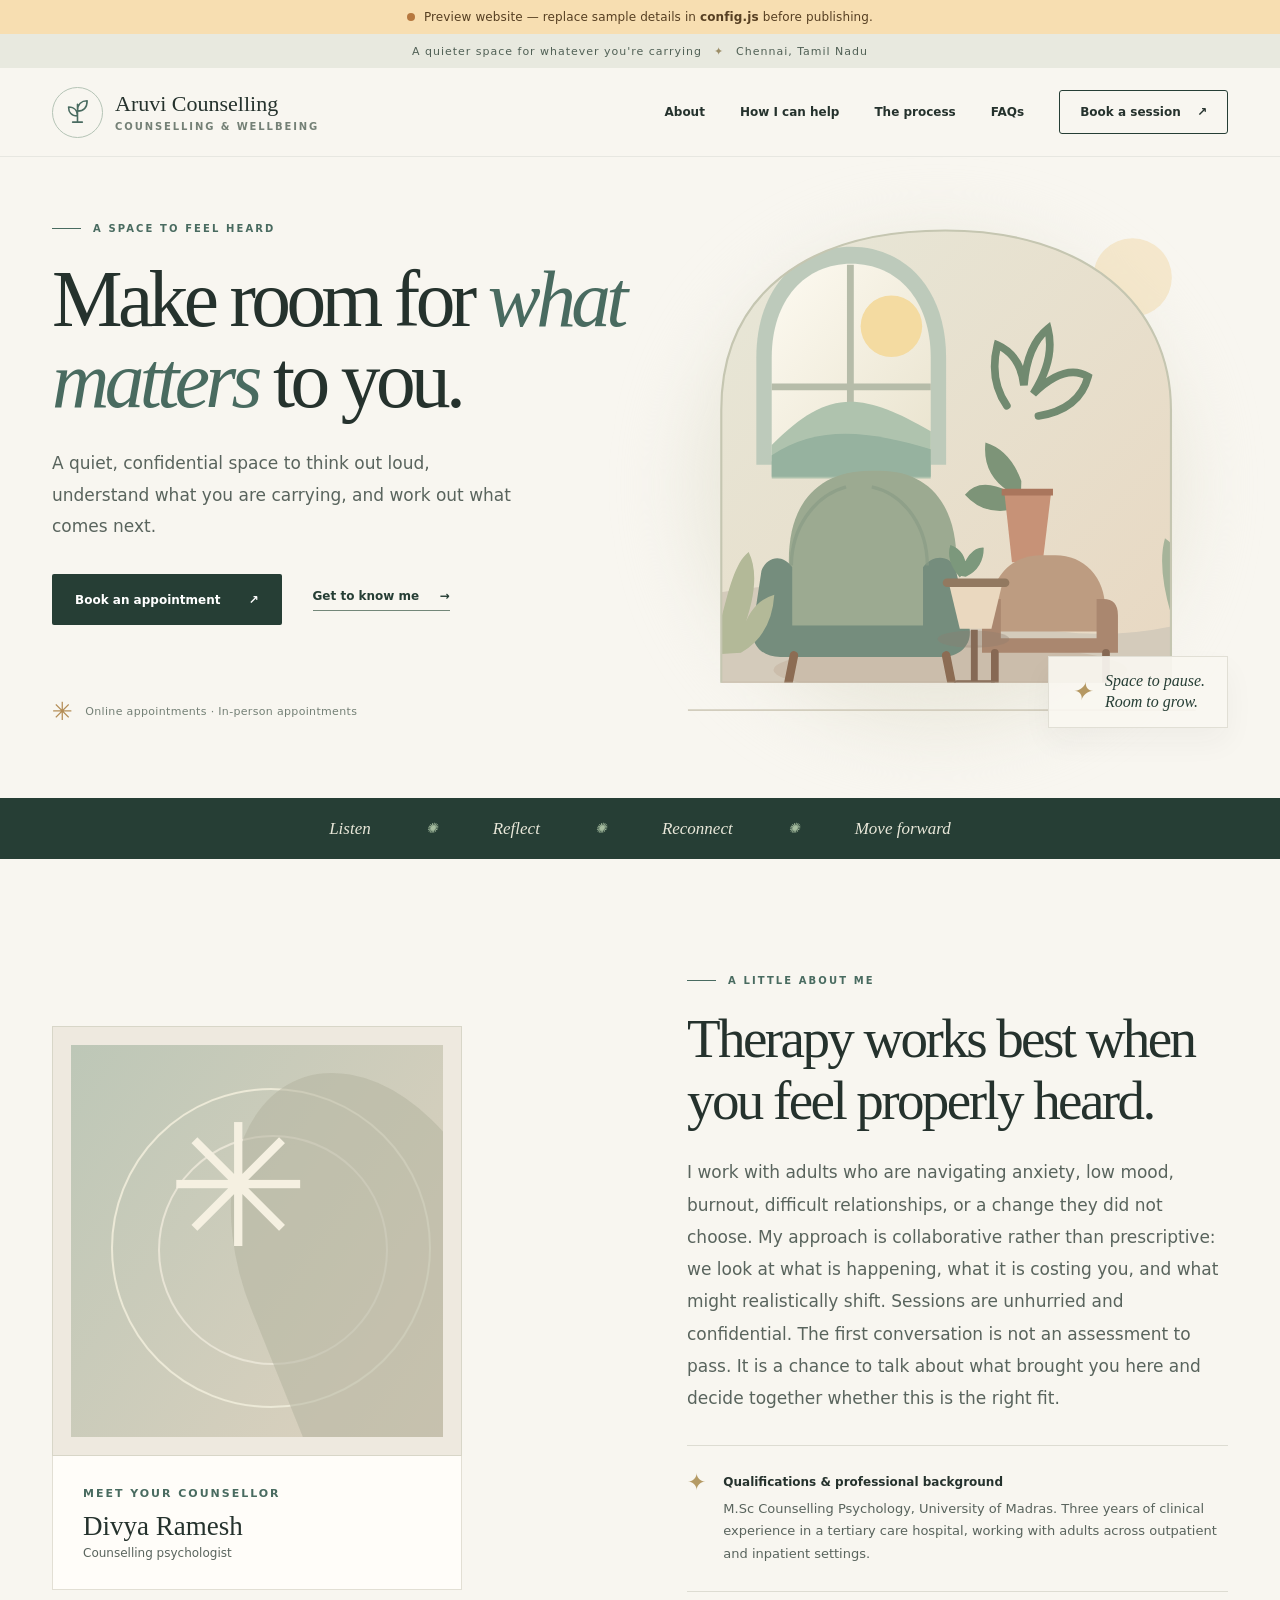
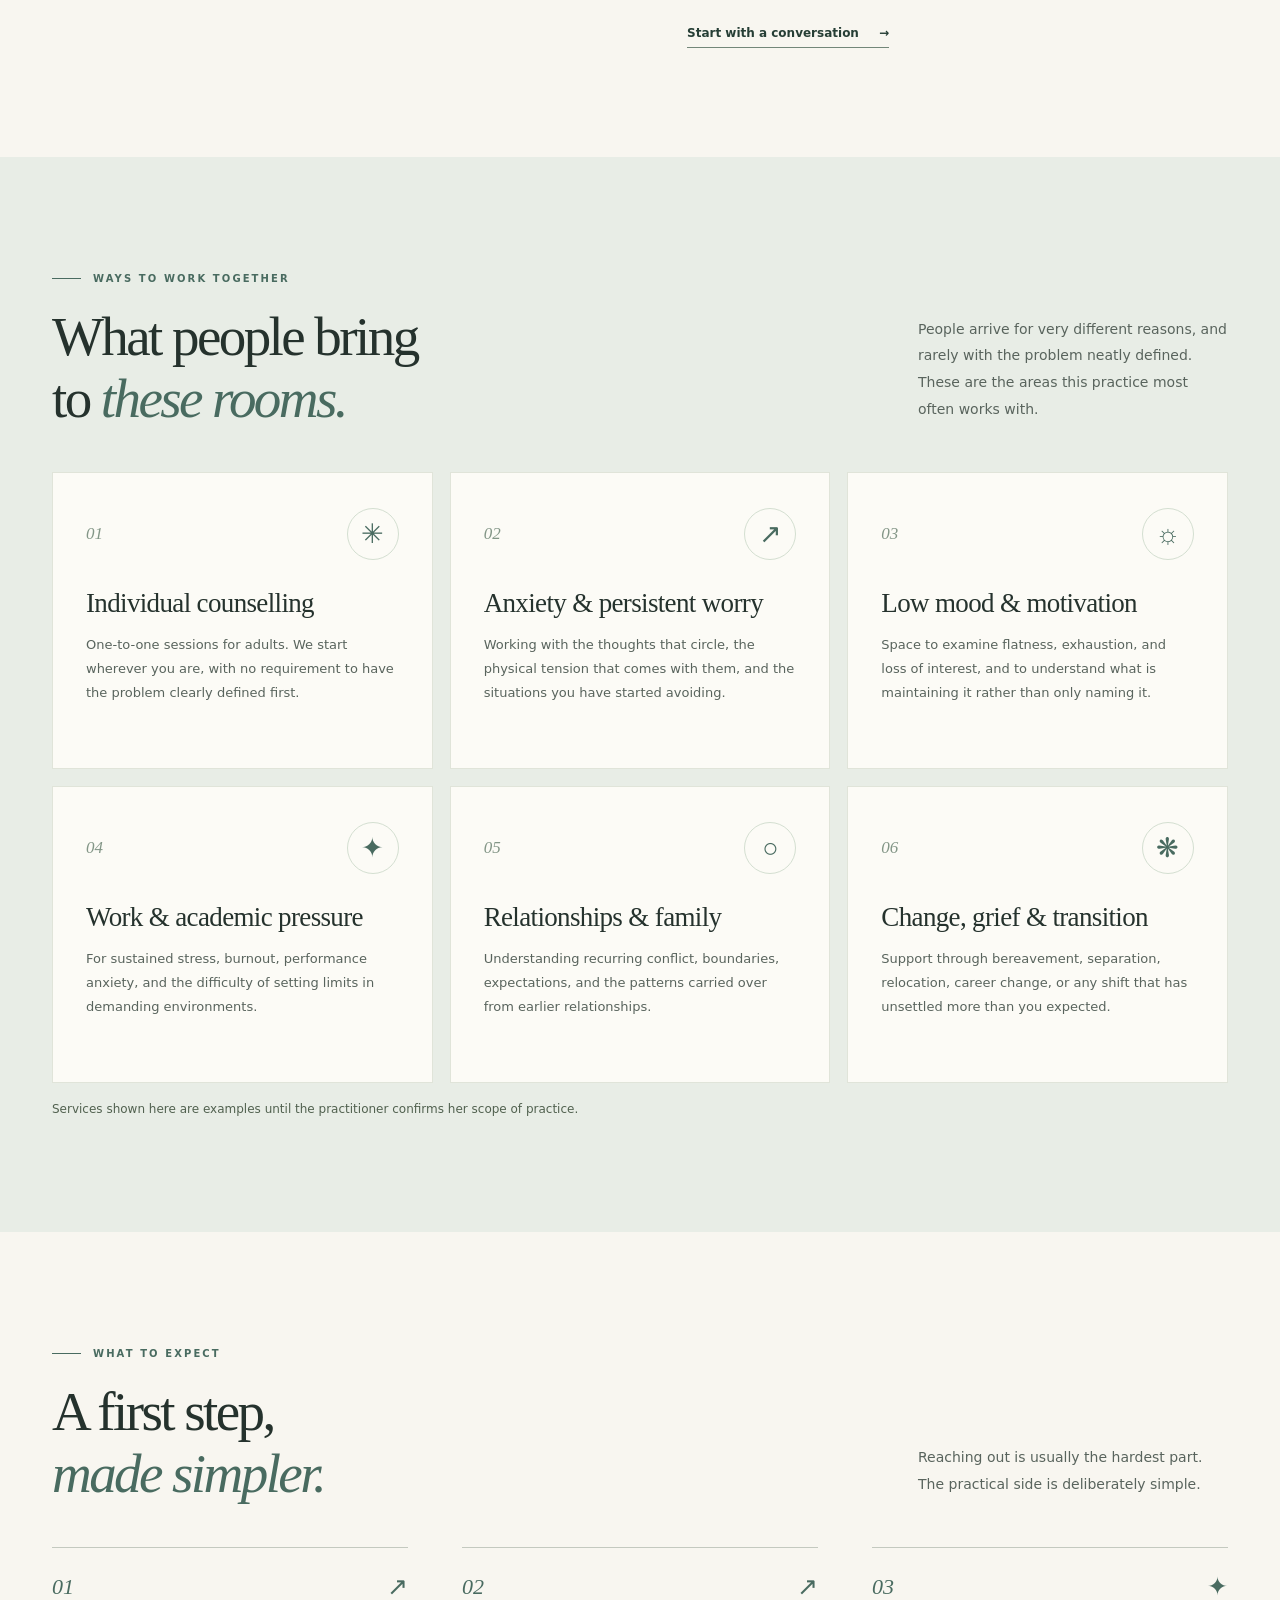
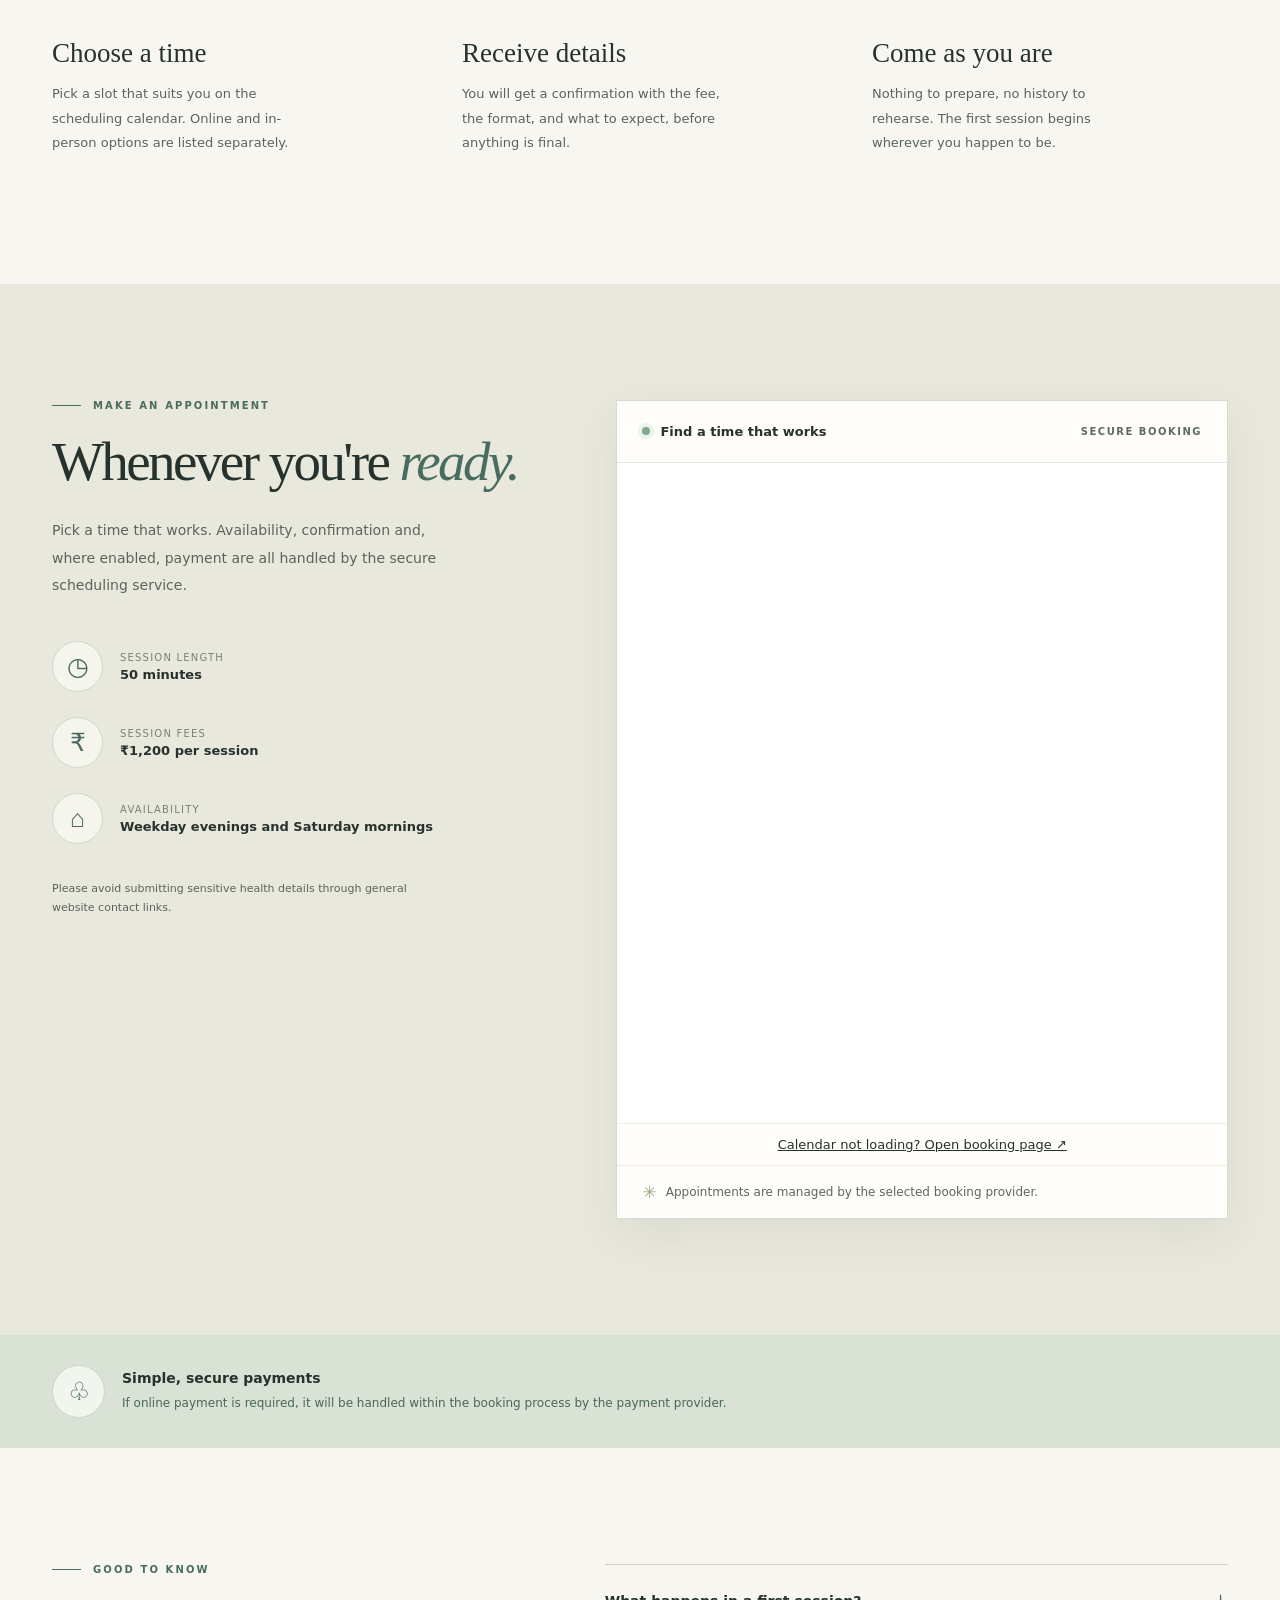
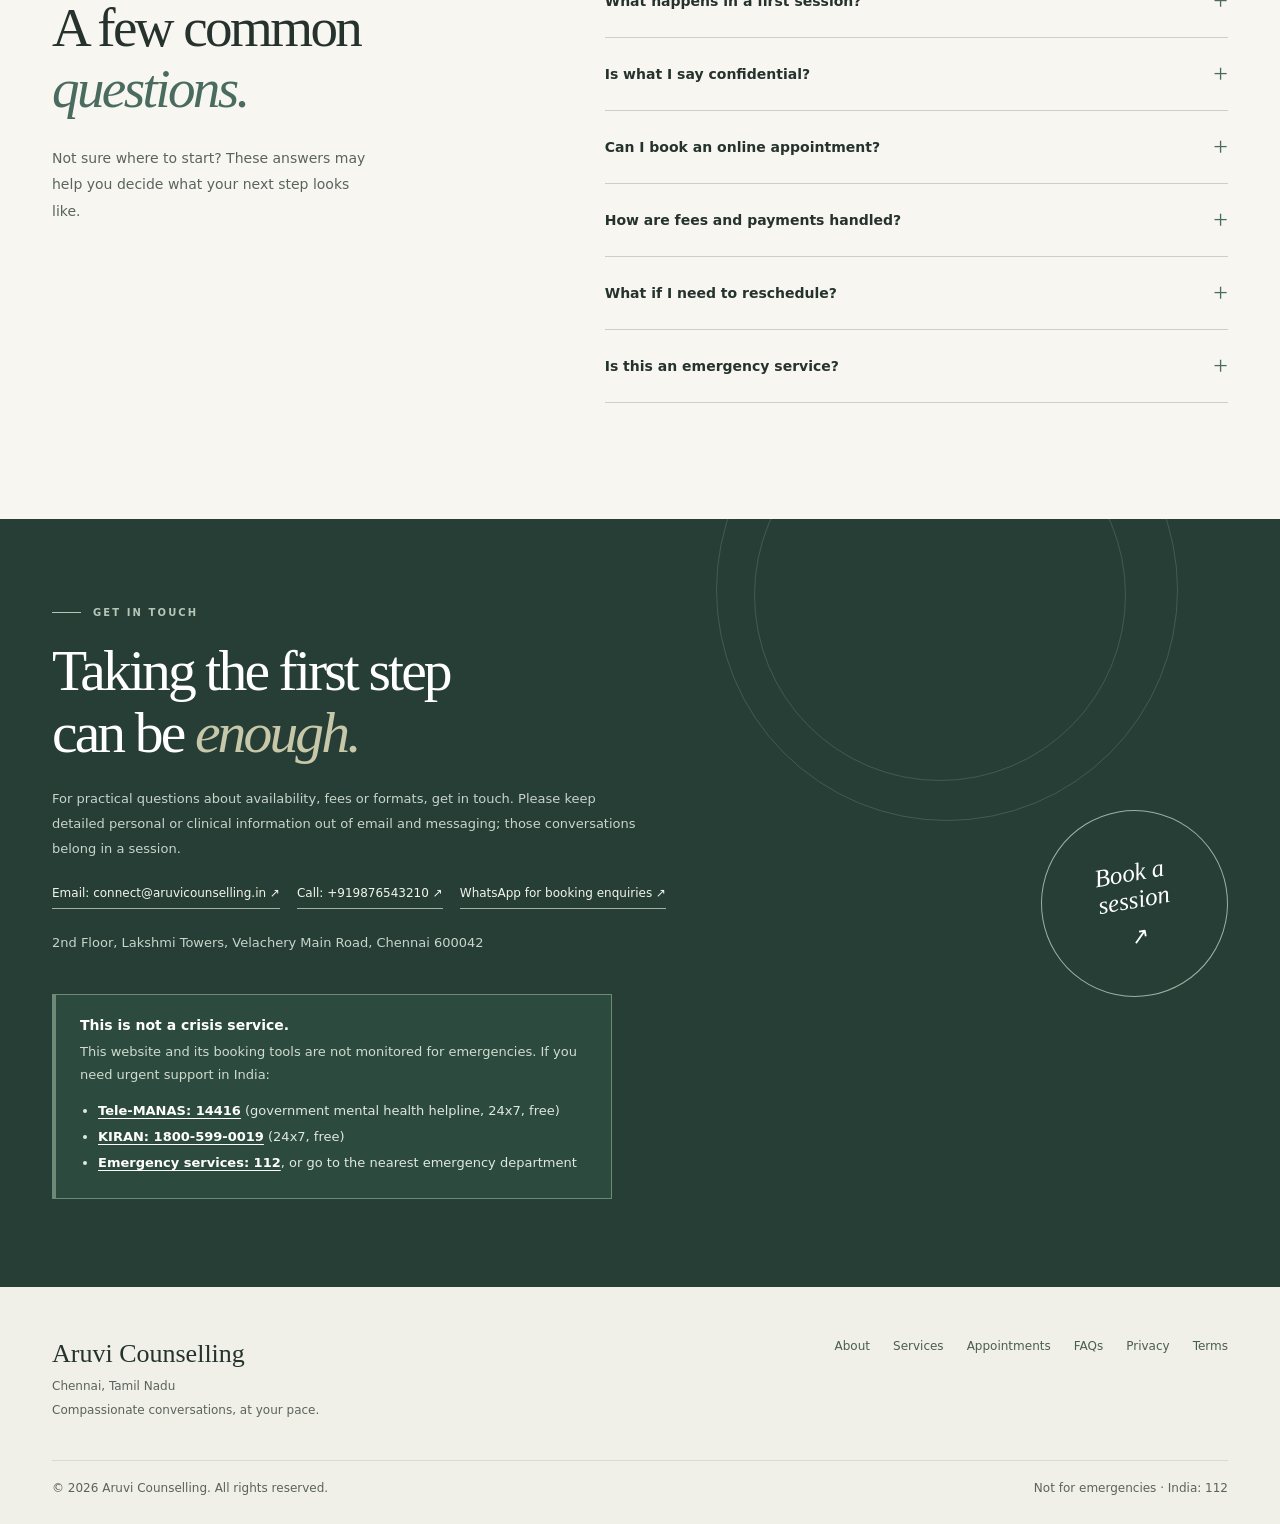
<file: index.html>
<!doctype html>
<html lang="en-IN">
<head>
  <meta charset="utf-8">
  <meta name="viewport" content="width=device-width, initial-scale=1">
  <meta name="theme-color" content="#f8f6f0">
  <meta name="description" content="A welcoming private counselling practice in Chennai. Learn about the practitioner, explore services and book an appointment.">
  <meta name="referrer" content="strict-origin-when-cross-origin">
  <!-- Content Security Policy. GitHub Pages cannot send real security headers, so this
       meta tag is the only way to get one. If you use booking.mode = "snippet" and the
       provider's script is blocked, add that provider's domain to script-src below. -->
  <meta http-equiv="Content-Security-Policy" content="default-src 'self'; script-src 'self'; style-src 'self' 'unsafe-inline'; img-src 'self' data:; font-src 'self'; frame-src https:; form-action 'self'; base-uri 'self'; object-src 'none'">
  <title>Counselling Practice | Chennai</title>

  <!-- ============================================================
       EDIT THESE BY HAND BEFORE LAUNCH.
       Link previews on WhatsApp, LinkedIn and Facebook are generated
       WITHOUT running JavaScript, so config.js cannot fill these in.
       Replace the practice name, the description and the URL.
       ============================================================ -->
  <link rel="canonical" href="https://YOUR-USERNAME.github.io/counselling-website/">
  <meta property="og:type" content="website">
  <meta property="og:site_name" content="Your Practice Name">
  <meta property="og:title" content="Your Practice Name | Counselling in Chennai">
  <meta property="og:description" content="A thoughtful space to talk, reflect, and find a way forward. Book a counselling appointment in Chennai.">
  <meta property="og:url" content="https://YOUR-USERNAME.github.io/counselling-website/">
  <meta property="og:locale" content="en_IN">
  <meta name="twitter:card" content="summary">
  <meta name="twitter:title" content="Your Practice Name | Counselling in Chennai">
  <meta name="twitter:description" content="A thoughtful space to talk, reflect, and find a way forward. Book a counselling appointment in Chennai.">
  <meta name="robots" content="noindex, nofollow"><link rel="icon" type="image/svg+xml" href="favicon.svg">
  <link rel="stylesheet" href="styles.css">
  <script defer src="config.js"></script>
  <script defer src="site.js"></script>
</head>
<body>
  <a class="skip-link" href="#main">Skip to content</a>
  <div class="demo-banner" id="demo-banner" hidden>
    <span class="demo-dot"></span> Preview website — replace sample details in <strong>config.js</strong> before publishing.
  </div>
  <div class="top-note"><span class="top-note-inner">A quieter space for whatever you're carrying <span aria-hidden="true">✦</span> <span data-text="location">Chennai, Tamil Nadu</span></span></div>
  <header class="site-header" id="top">
    <div class="container nav-row">
      <a class="brand" href="#top" aria-label="Go to homepage">
        <span class="brand-mark" aria-hidden="true">
          <svg width="33" height="33" viewBox="0 0 48 48" fill="none"><path d="M24 38V12M24 29C14 29 11 22 11 16c9 0 13 6 13 13ZM24 22c0-10 6-15 14-15 0 10-5 15-14 15Z" stroke="currentColor" stroke-width="2.3" stroke-linejoin="round" stroke-linecap="round"/><path d="M17 38h14" stroke="currentColor" stroke-width="2.3" stroke-linecap="round"/></svg>
        </span>
        <span class="brand-type"><strong data-text="practiceName">Your Practice Name</strong><small>COUNSELLING & WELLBEING</small></span>
      </a>
      <button type="button" class="menu-toggle" id="menu-toggle" aria-expanded="false" aria-controls="nav-links" aria-label="Open navigation"><span></span><span></span><span></span></button>
      <nav class="nav-links" id="nav-links" aria-label="Main navigation">
        <a href="#about">About</a><a href="#support">How I can help</a><a href="#approach">The process</a><a href="#questions">FAQs</a>
        <a class="nav-book" href="#book">Book a session <span aria-hidden="true">↗</span></a>
      </nav>
    </div>
  </header>
  <main id="main">
    <section class="hero" aria-labelledby="hero-heading">
      <div class="container hero-grid">
        <div class="hero-copy">
          <div class="eyebrow"><span class="eyebrow-line"></span> A SPACE TO FEEL HEARD</div>
          <h1 id="hero-heading">Make room for <em>what matters</em> to you.</h1>
          <p class="hero-lede" data-text="shortIntro">A thoughtful space to talk, reflect, and find a way forward — at your own pace.</p>
          <div class="hero-cta"><a class="button button-primary" href="#book">Book an appointment <span aria-hidden="true">↗</span></a><a class="text-link" href="#about">Get to know me <span aria-hidden="true">→</span></a></div>
          <div class="hero-foot"><span class="tiny-star" aria-hidden="true">✳</span><span id="modes-text">Appointment options shared when booking</span></div>
        </div>
        <div class="hero-art" aria-label="Illustration of a peaceful sitting room with chairs and plants" role="img">
          <svg class="room-illustration" viewBox="0 0 660 690" xmlns="http://www.w3.org/2000/svg" aria-hidden="true">
            <defs><clipPath id="arch"><path d="M67 574V255C67 122 164 45 329 45s264 87 264 210v319H67Z"/></clipPath><linearGradient id="wall" x1="0" y1="0" x2="1" y2="1"><stop stop-color="#e7e7d8"/><stop offset="1" stop-color="#e8d8c2"/></linearGradient><linearGradient id="sunwash" x1="0" y1="0" x2="1" y2="1"><stop stop-color="#fdfaf1"/><stop offset="1" stop-color="#e9e3ce"/></linearGradient></defs>
            <circle cx="548" cy="100" r="46" fill="#f0d6a0" opacity=".45"/><path d="M67 574V255C67 122 164 45 329 45s264 87 264 210v319H67Z" fill="url(#wall)"/>
            <g clip-path="url(#arch)">
              <path d="M-10 485Q195 430 361 490T690 476v230H-10Z" fill="#d4cbbb"/>
              <path d="M108 319V194c0-83 50-130 111-130s111 47 111 130v125H108Z" fill="#b9c8b8" opacity=".9"/>
              <path d="M126 315V194c0-68 39-110 93-110s93 42 93 110v121H126Z" fill="url(#sunwash)"/>
              <path d="M218 85v230M126 228h186" stroke="#b6bca9" stroke-width="8"/>
              <circle cx="266" cy="157" r="36" fill="#f4dba1"/>
              <path d="M126 296c63-63 101-66 186-16v55H126Z" fill="#afc3ae"/><path d="M126 308c54-37 118-28 186-7v32H126Z" fill="#96b29f"/>
              <path d="M401 250q-21-30-11-71q27 12 31 47q4-47 28-66q9 35-17 76q37-36 64-20q-10 38-58 46" fill="none" stroke="#718a70" stroke-width="9" stroke-linecap="round"/>
              <path d="M418 338q-13-36-42-45q-4 37 27 57q-34-17-51 4q25 28 65 15" fill="#7d9478"/>
              <path d="M398 350h55l-10 83h-36Z" fill="#c79277"/><path d="M395 351h60" stroke="#aa765d" stroke-width="8"/>
              <ellipse cx="335" cy="559" rx="207" ry="29" fill="#bba994" opacity=".40"/>
              <path d="M146 431c0-67 34-105 96-105h10c58 0 90 40 90 105v79H146Z" fill="#9caa91"/>
              <path d="M150 439c-12-17-30-12-36 4l-10 66c-3 20 10 35 32 35h188c25 0 39-17 32-40l-15-63c-6-16-26-18-38-2v68H150Z" fill="#758d7d"/>
              <path d="M149 437c0-42 25-81 64-92m95 92c0-44-25-83-65-92" fill="none" stroke="#899b86" stroke-width="4" opacity=".65"/>
              <path d="M152 542l-9 45m187-45 9 45" stroke="#8c6c53" stroke-width="10" stroke-linecap="round"/>
              <path d="M382 488c0-38 25-63 58-63h18c33 0 58 25 58 63v26H382Z" fill="#bd9c81"/><path d="M372 495q0-19 17-19h5v46h112v-46h8q17 0 17 19v44H372Z" fill="#aa876f"/><path d="M387 539v42m130-42v42" stroke="#876954" stroke-width="9" stroke-linecap="round"/>
              <ellipse cx="362" cy="523" rx="42" ry="10" fill="#8c7b6d" opacity=".35"/><path d="M334 461h61l-12 50h-37Z" fill="#ead8bf"/><path d="M331 457h68" stroke="#927960" stroke-width="10" stroke-linecap="round"/><path d="M363 512v61" stroke="#856a56" stroke-width="8"/><path d="M343 575h40" stroke="#856a56" stroke-width="8" stroke-linecap="round"/>
              <path d="M346 451q-17-20-11-38q18 6 19 29m-8 7q10-34 28-33q0 24-21 34" fill="#7c987c"/>
              <path d="M55 541c16-47 22-103 44-120q16 32-7 92q10-34 37-42q-3 47-39 68" fill="#b3b998"/>
              <path d="M600 516q-25-73-14-111q28 20 31 72q0-50 30-70q9 52-33 106" fill="#a6b49a"/>
              <path d="M57 575h544" stroke="#b6a897" stroke-width="4" opacity=".6"/>
            </g>
            <path d="M67 574V255C67 122 164 45 329 45s264 87 264 210v319" fill="none" stroke="#c5c6b1" stroke-width="2.5"/>
            <path d="M28 606h594" stroke="#d2cdbd" stroke-width="2"/>
          </svg>
          <div class="art-label"><span class="art-label-icon">✦</span><span>Space to pause.<br>Room to grow.</span></div>
        </div>
      </div>
    </section>
    <div class="micro-strip"><div class="container micro-inner"><span>Listen</span><span class="divider-dot">✺</span><span>Reflect</span><span class="divider-dot">✺</span><span>Reconnect</span><span class="divider-dot">✺</span><span>Move forward</span></div></div>

    <section id="about" class="section about-section" aria-labelledby="about-heading">
      <div class="container about-grid">
        <div class="about-card">
          <div class="portrait-frame"><div class="portrait-illustration" aria-hidden="true"><span class="portrait-orbit orbit-a"></span><span class="portrait-orbit orbit-b"></span><span class="portrait-leaf">✳</span></div></div>
          <div class="portrait-caption"><span class="small-kicker">MEET YOUR COUNSELLOR</span><h3 data-text="practitionerName">Your Full Name</h3><p data-text="professionalTitle">Counselling professional</p></div>
        </div>
        <div class="about-copy"><div class="eyebrow"><span class="eyebrow-line"></span> A LITTLE ABOUT ME</div><h2 class="section-title" id="about-heading" data-text="aboutHeading">Support that begins with being heard.</h2><p class="large-copy" data-text="aboutText">Share the counsellor’s approach, qualifications and what the first session may feel like.</p><div class="qualification"><span aria-hidden="true">✦</span><div><strong>Qualifications & professional background</strong><p data-text="credentials">Add verified qualifications and professional registrations here.</p><p class="registration-line" id="registration-line" hidden></p></div></div><a class="text-link" href="#book">Start with a conversation <span aria-hidden="true">→</span></a></div>
      </div>
    </section>

    <section id="support" class="section support-section" aria-labelledby="support-heading">
      <div class="container"><div class="section-heading"><div><div class="eyebrow"><span class="eyebrow-line"></span> WAYS TO WORK TOGETHER</div><h2 class="section-title" id="support-heading">What people bring<br>to <em>these rooms.</em></h2></div><p>People arrive for very different reasons, and rarely with the problem neatly defined. These are the areas this practice most often works with.</p></div><div id="service-grid" class="service-grid"></div><p class="soft-disclaimer">Services shown here are examples until the practitioner confirms her scope of practice.</p></div>
    </section>

    <section id="approach" class="section process-section" aria-labelledby="process-heading">
      <div class="container"><div class="process-top"><div><div class="eyebrow"><span class="eyebrow-line"></span> WHAT TO EXPECT</div><h2 class="section-title" id="process-heading">A first step,<br><em>made simpler.</em></h2></div><p>Reaching out is usually the hardest part. The practical side is deliberately simple.</p></div><div class="steps-grid"><div class="step"><div class="step-icon" aria-hidden="true">01 <span>↗</span></div><h3>Choose a time</h3><p>Pick a slot that suits you on the scheduling calendar. Online and in-person options are listed separately.</p></div><div class="step"><div class="step-icon" aria-hidden="true">02 <span>↗</span></div><h3>Receive details</h3><p>You will get a confirmation with the fee, the format, and what to expect, before anything is final.</p></div><div class="step"><div class="step-icon" aria-hidden="true">03 <span>✦</span></div><h3>Come as you are</h3><p>Nothing to prepare, no history to rehearse. The first session begins wherever you happen to be.</p></div></div></div>
    </section>

    <section id="book" class="section booking-section" aria-labelledby="booking-heading">
      <div class="container booking-layout"><div class="booking-aside"><div class="eyebrow"><span class="eyebrow-line"></span> MAKE AN APPOINTMENT</div><h2 class="section-title" id="booking-heading">Whenever you're <em>ready.</em></h2><p>Pick a time that works. Availability, confirmation and, where enabled, payment are all handled by the secure scheduling service.</p><div class="booking-facts"><div><span class="fact-icon" aria-hidden="true">◷</span><span><small>Session length</small><strong data-text="sessionDuration">Shared at booking</strong></span></div><div><span class="fact-icon" aria-hidden="true">₹</span><span><small>Session fees</small><strong data-text="sessionFee">Fees shared before confirmation</strong></span></div><div><span class="fact-icon" aria-hidden="true">⌂</span><span><small>Availability</small><strong data-text="hours">By appointment</strong></span></div></div><p class="booking-small">Please avoid submitting sensitive health details through general website contact links.</p></div>
      <div class="booking-panel" id="booking-panel"><div class="booking-panel-head"><div><span class="live-circle"></span><strong>Find a time that works</strong></div><span class="booking-panel-caption">SECURE BOOKING</span></div><div class="booking-widget-content">
        <div class="booking-empty" id="booking-empty"><div class="empty-icon" aria-hidden="true">▦</div><h3>Appointment calendar</h3><p>Your booking calendar will appear here once you add the scheduling provider’s embed URL to <strong>config.js</strong>.</p><a class="button button-primary booking-fallback" id="booking-fallback" href="#" target="_blank" rel="noopener noreferrer" hidden>Open booking page ↗</a><div class="demo-widget-lines" aria-hidden="true"><span></span><span></span><span></span></div></div>
        <div id="booking-iframe-holder" hidden></div>
        <div id="provider-booking-snippet" hidden>
          <!-- OFFICIAL SCHEDULER SNIPPET GOES HERE, if booking.mode = "snippet".
               In Zoho Bookings: Booking page > Embed as Widget > Inline Embed > Copy Code.
               Paste the full vendor snippet between these comments.
               Never paste passwords, private tokens or sensitive client data. -->
        </div>
      </div><div class="booking-panel-foot"><span>✳</span><span>Appointments are managed by the selected booking provider.</span></div></div></div>
    </section>

    <section id="payment" class="payment-section"><div class="container payment-row"><div class="payment-copy"><span class="payment-lock" aria-hidden="true">♧</span><div><strong id="payment-title">Simple, secure payments</strong><p id="payment-description">If online payment is required, it will be handled within the booking process by the payment provider.</p></div></div><div id="payment-actions"><a class="button button-outline" id="payment-link" href="#" target="_blank" rel="noopener noreferrer" hidden>Pay for a confirmed session ↗</a><div id="provider-payment-snippet" hidden>
      <!-- OPTIONAL OFFICIAL RAZORPAY PAYMENT BUTTON SNIPPET GOES HERE.
           Activate only if payments.mode = "button" in config.js.
           Paste official dashboard-provided embed HTML here.
           Do not enter API secret keys in this public website. -->
    </div></div></div></section>

    <section id="questions" class="section faq-section" aria-labelledby="faq-heading"><div class="container faq-grid"><div><div class="eyebrow"><span class="eyebrow-line"></span> GOOD TO KNOW</div><h2 class="section-title" id="faq-heading">A few common <em>questions.</em></h2><p>Not sure where to start? These answers may help you decide what your next step looks like.</p></div><div class="faq-list"><details><summary>What happens in a first session? <span aria-hidden="true">+</span></summary><p>Mostly conversation. We talk about what prompted you to get in touch, a little about your situation and history, and what you are hoping might change. You are welcome to ask about training, approach and confidentiality. By the end you should have a clearer sense of whether this feels like the right fit, and there is no obligation to book again.</p></details><details><summary>Is what I say confidential? <span aria-hidden="true">+</span></summary><p>Yes, with limits that will be explained to you directly at the start. Those limits are narrow and concern situations involving serious risk of harm or a legal requirement to disclose. Nothing is shared with family, employers or anyone else without your consent.</p></details><details><summary>Can I book an online appointment? <span aria-hidden="true">+</span></summary><p id="faq-modes">Appointment formats are listed in the booking information. Please confirm availability before booking.</p></details><details><summary>How are fees and payments handled? <span aria-hidden="true">+</span></summary><p id="faq-payment">Fees will be shown or confirmed before an appointment is finalised. If payments are enabled in the booking tool, the checkout is handled by that provider.</p></details><details><summary>What if I need to reschedule? <span aria-hidden="true">+</span></summary><p data-text="cancellationNote">Cancellation and rescheduling terms will be shared before your appointment is confirmed.</p></details><details><summary>Is this an emergency service? <span aria-hidden="true">+</span></summary><p>No. This website and its booking tools are not monitored for emergencies. If you or someone else is in immediate danger in India, call 112 or go to the nearest emergency department. For mental health support at any hour, Tele-MANAS (14416) and KIRAN (1800-599-0019) are free and staffed 24x7.</p></details></div></div></section>

    <section id="contact" class="contact-section"><div class="container contact-inner"><div><div class="eyebrow light-eyebrow"><span class="eyebrow-line"></span> GET IN TOUCH</div><h2>Taking the first step<br>can be <em>enough.</em></h2><p>For practical questions about availability, fees or formats, get in touch. Please keep detailed personal or clinical information out of email and messaging; those conversations belong in a session.</p><div class="contact-links"><a id="email-link" hidden href="#">Email the practice ↗</a><a id="phone-link" hidden href="#">Call the practice ↗</a><a id="whatsapp-link" hidden href="#" target="_blank" rel="noopener noreferrer">WhatsApp for booking enquiries ↗</a><a id="map-link" hidden href="#" target="_blank" rel="noopener noreferrer">Clinic directions ↗</a><a id="instagram-link" hidden href="#" target="_blank" rel="noopener noreferrer">Instagram ↗</a><span id="contact-unset">Contact details will appear here when provided.</span></div><p class="clinic-address" id="clinic-address" hidden></p><div class="crisis-box" role="note"><strong>This is not a crisis service.</strong><p>This website and its booking tools are not monitored for emergencies. If you need urgent support in India:</p><ul><li><a href="tel:14416">Tele-MANAS: 14416</a> (government mental health helpline, 24x7, free)</li><li><a href="tel:18005990019">KIRAN: 1800-599-0019</a> (24x7, free)</li><li><a href="tel:112">Emergency services: 112</a>, or go to the nearest emergency department</li></ul></div></div><a href="#book" class="contact-cta" aria-label="Go to appointment booking"><span>Book a<br>session</span><span aria-hidden="true">↗</span></a></div></section>
  </main>
  <footer class="site-footer"><div class="container footer-main"><div><div class="footer-title" data-text="practiceName">Your Practice Name</div><p data-text="location">Chennai, Tamil Nadu</p><small>Compassionate conversations, at your pace.</small></div><div class="footer-nav"><a href="#about">About</a><a href="#support">Services</a><a href="#book">Appointments</a><a href="#questions">FAQs</a><a href="privacy.html">Privacy</a><a href="terms.html">Terms</a></div></div><div class="container footer-bottom"><span>© <span id="year"></span> <span data-text="practiceName">Your Practice Name</span>. All rights reserved.</span><span>Not for emergencies · India: 112</span></div></footer>
</body>
</html>
</file>
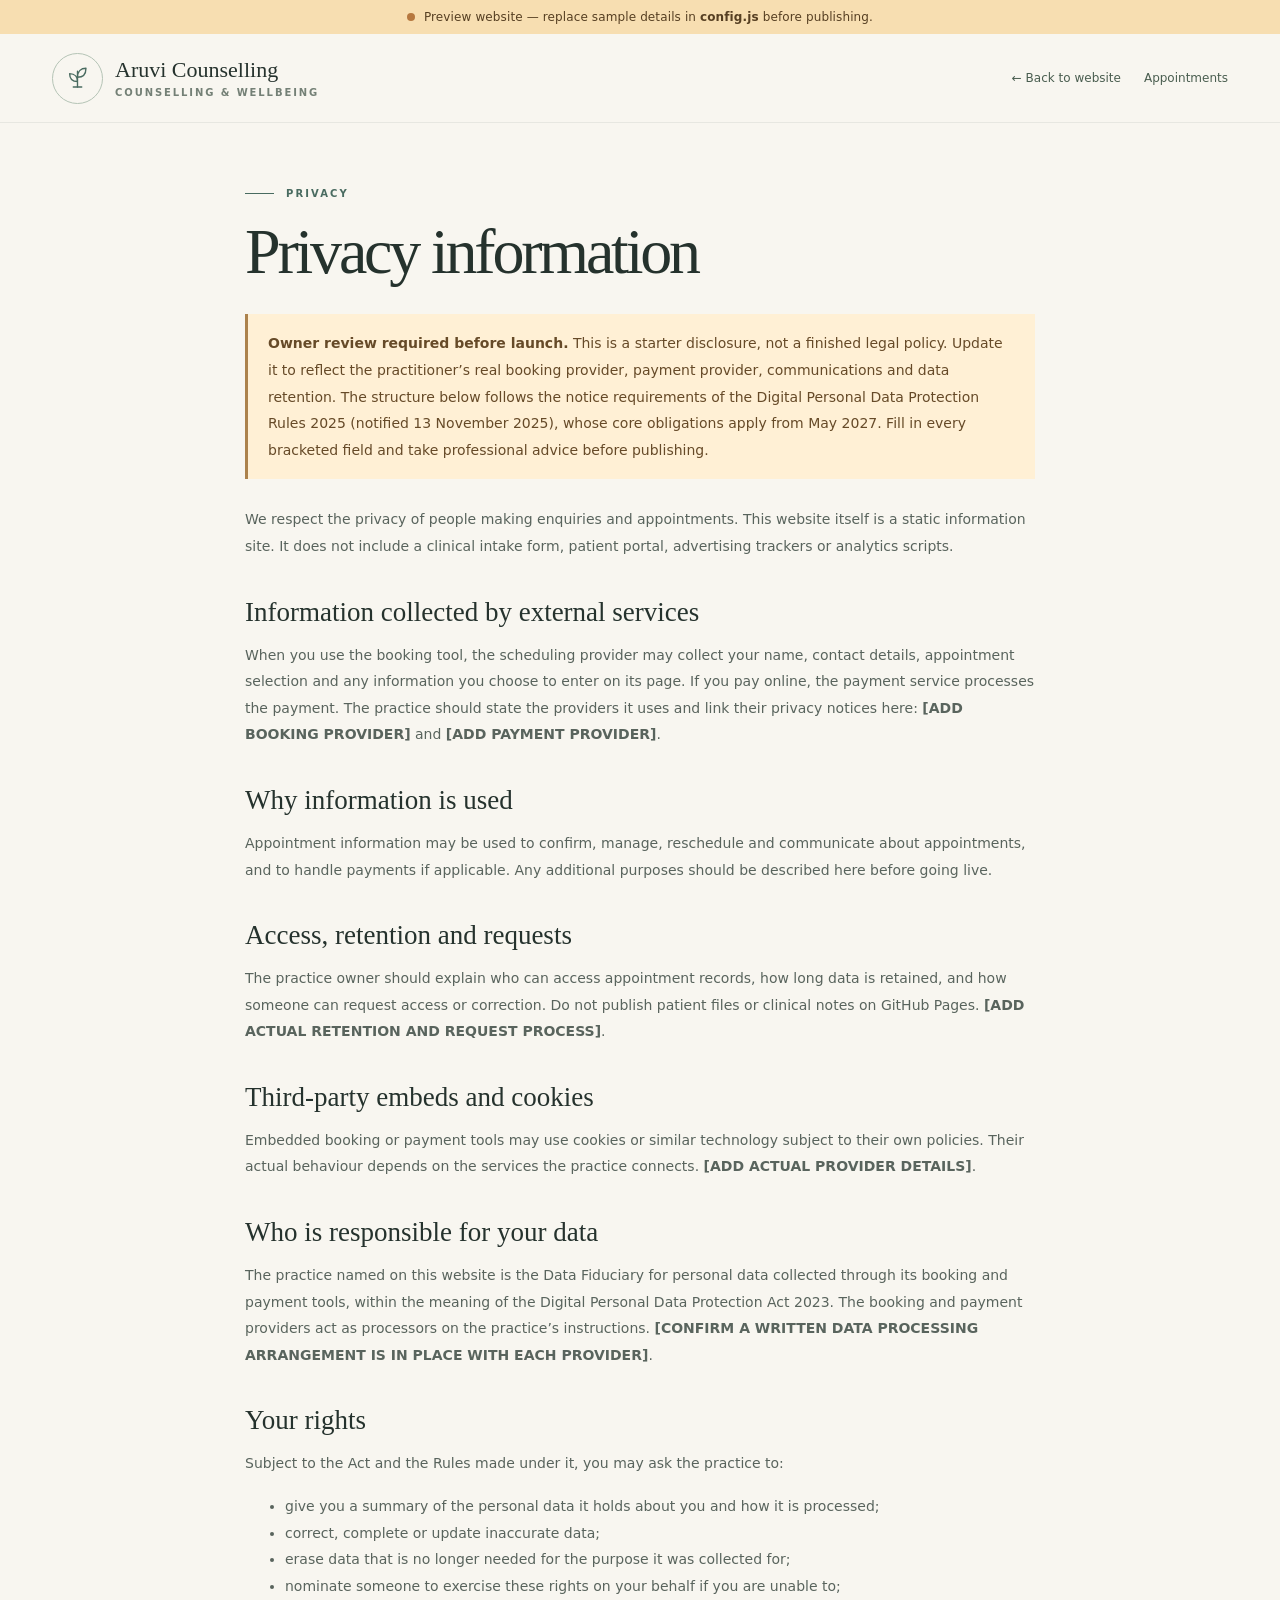
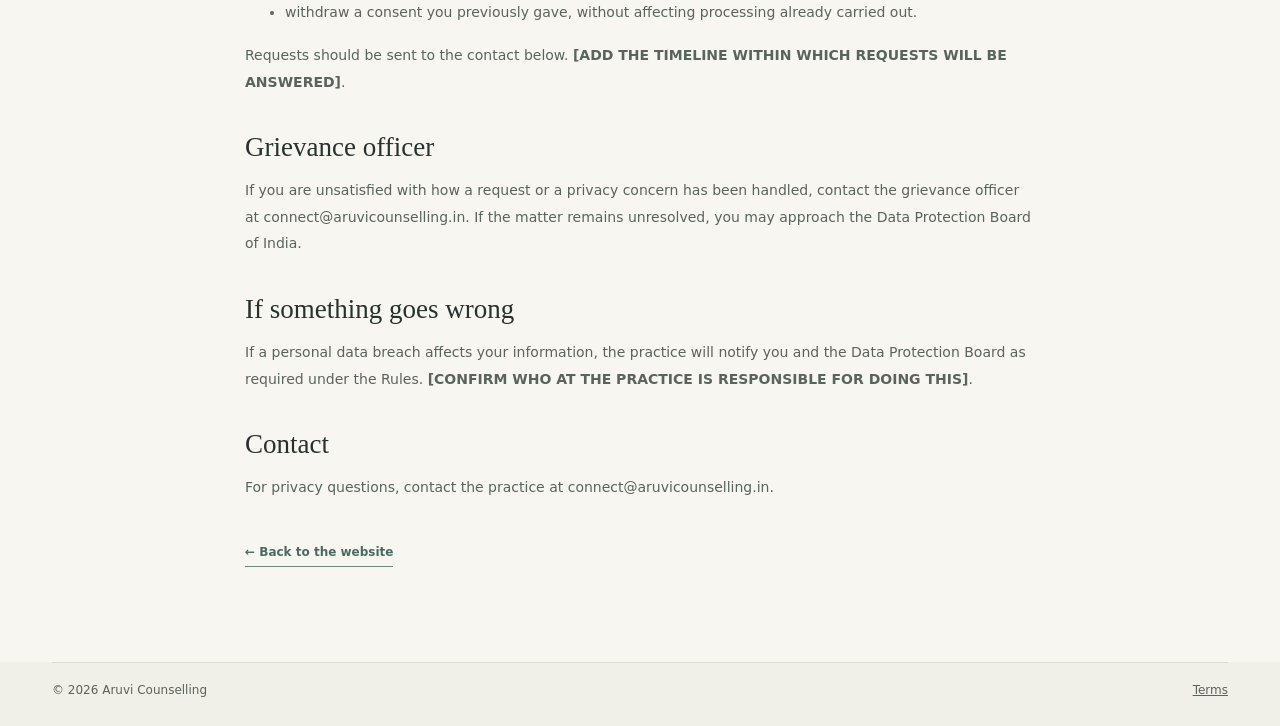
<file: privacy.html>
<!doctype html><html lang="en-IN"><head><meta charset="utf-8"><meta name="viewport" content="width=device-width,initial-scale=1"><meta name="theme-color" content="#f8f6f0"><meta name="description" content="Website privacy information"><title>Privacy | Counselling Practice</title><meta name="referrer" content="strict-origin-when-cross-origin"><meta http-equiv="Content-Security-Policy" content="default-src 'self'; script-src 'self'; style-src 'self' 'unsafe-inline'; img-src 'self' data:; font-src 'self'; frame-src https:; form-action 'self'; base-uri 'self'; object-src 'none'"><meta name="robots" content="noindex, nofollow"><link rel="icon" type="image/svg+xml" href="favicon.svg"><link rel="stylesheet" href="styles.css"><script defer src="config.js"></script><script defer src="site.js"></script></head>
<body data-page="privacy"><a class="skip-link" href="#main">Skip to content</a><div class="demo-banner" id="demo-banner" hidden><span class="demo-dot"></span> Preview website — replace sample details in <strong>config.js</strong> before publishing.</div><header class="site-header"><div class="container nav-row"><a class="brand" href="index.html"><span class="brand-mark" aria-hidden="true"><svg width="29" height="29" viewBox="0 0 48 48" fill="none"><path d="M24 38V12M24 29C14 29 11 22 11 16c9 0 13 6 13 13ZM24 22c0-10 6-15 14-15 0 10-5 15-14 15Z" stroke="currentColor" stroke-width="2.3" stroke-linejoin="round" stroke-linecap="round"/><path d="M17 38h14" stroke="currentColor" stroke-width="2.3" stroke-linecap="round"/></svg></span><span class="brand-type"><strong data-text="practiceName">Your Practice Name</strong><small>COUNSELLING & WELLBEING</small></span></a><nav class="footer-nav" aria-label="Page navigation"><a href="index.html">← Back to website</a><a href="index.html#book">Appointments</a></nav></div></header>
<main class="legal-main" id="main"><div class="container legal-content"><div class="eyebrow"><span class="eyebrow-line"></span> PRIVACY</div><h1>Privacy information</h1><p class="template-warning"><strong>Owner review required before launch.</strong> This is a starter disclosure, not a finished legal policy. Update it to reflect the practitioner’s real booking provider, payment provider, communications and data retention. The structure below follows the notice requirements of the Digital Personal Data Protection Rules 2025 (notified 13 November 2025), whose core obligations apply from May 2027. Fill in every bracketed field and take professional advice before publishing.</p><p>We respect the privacy of people making enquiries and appointments. This website itself is a static information site. It does not include a clinical intake form, patient portal, advertising trackers or analytics scripts.</p><h2>Information collected by external services</h2><p>When you use the booking tool, the scheduling provider may collect your name, contact details, appointment selection and any information you choose to enter on its page. If you pay online, the payment service processes the payment. The practice should state the providers it uses and link their privacy notices here: <strong>[ADD BOOKING PROVIDER]</strong> and <strong>[ADD PAYMENT PROVIDER]</strong>.</p><h2>Why information is used</h2><p>Appointment information may be used to confirm, manage, reschedule and communicate about appointments, and to handle payments if applicable. Any additional purposes should be described here before going live.</p><h2>Access, retention and requests</h2><p>The practice owner should explain who can access appointment records, how long data is retained, and how someone can request access or correction. Do not publish patient files or clinical notes on GitHub Pages. <strong>[ADD ACTUAL RETENTION AND REQUEST PROCESS]</strong>.</p><h2>Third-party embeds and cookies</h2><p>Embedded booking or payment tools may use cookies or similar technology subject to their own policies. Their actual behaviour depends on the services the practice connects. <strong>[ADD ACTUAL PROVIDER DETAILS]</strong>.</p><h2>Who is responsible for your data</h2><p>The practice named on this website is the Data Fiduciary for personal data collected through its booking and payment tools, within the meaning of the Digital Personal Data Protection Act 2023. The booking and payment providers act as processors on the practice&#8217;s instructions. <strong>[CONFIRM A WRITTEN DATA PROCESSING ARRANGEMENT IS IN PLACE WITH EACH PROVIDER]</strong>.</p>

<h2>Your rights</h2><p>Subject to the Act and the Rules made under it, you may ask the practice to:</p><ul><li>give you a summary of the personal data it holds about you and how it is processed;</li><li>correct, complete or update inaccurate data;</li><li>erase data that is no longer needed for the purpose it was collected for;</li><li>nominate someone to exercise these rights on your behalf if you are unable to;</li><li>withdraw a consent you previously gave, without affecting processing already carried out.</li></ul><p>Requests should be sent to the contact below. <strong>[ADD THE TIMELINE WITHIN WHICH REQUESTS WILL BE ANSWERED]</strong>.</p>

<h2>Grievance officer</h2><p>If you are unsatisfied with how a request or a privacy concern has been handled, contact the grievance officer at <span id="grievance-contact">[ADD GRIEVANCE OFFICER NAME AND CONTACT]</span>. If the matter remains unresolved, you may approach the Data Protection Board of India.</p>

<h2>If something goes wrong</h2><p>If a personal data breach affects your information, the practice will notify you and the Data Protection Board as required under the Rules. <strong>[CONFIRM WHO AT THE PRACTICE IS RESPONSIBLE FOR DOING THIS]</strong>.</p>

<h2>Contact</h2><p>For privacy questions, contact the practice at <span id="legal-contact">[ADD CONTACT]</span>.</p><a class="text-link back-link" href="index.html">← Back to the website</a></div></main><footer class="site-footer"><div class="container footer-bottom"><span>© <span id="year"></span> <span data-text="practiceName">Your Practice Name</span></span><a href="terms.html">Terms</a></div></footer></body></html>
</file>
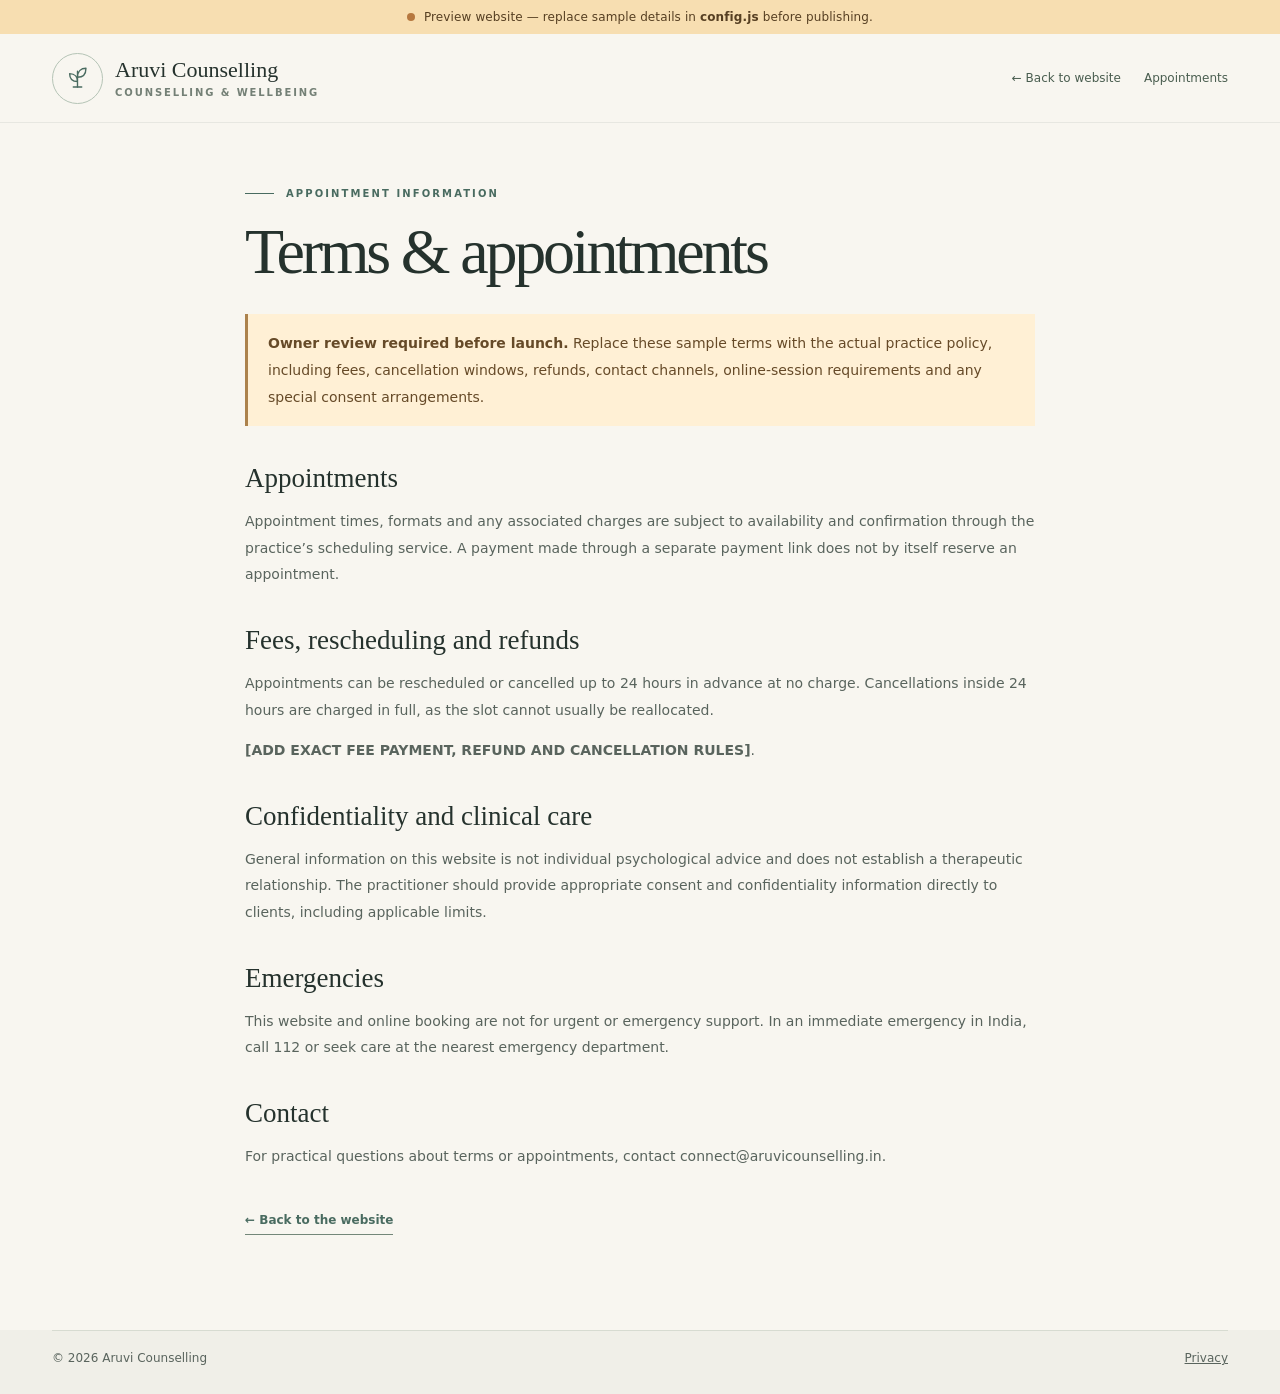
<file: terms.html>
<!doctype html><html lang="en-IN"><head><meta charset="utf-8"><meta name="viewport" content="width=device-width,initial-scale=1"><meta name="theme-color" content="#f8f6f0"><meta name="description" content="Appointment and website terms"><title>Terms | Counselling Practice</title><meta name="referrer" content="strict-origin-when-cross-origin"><meta http-equiv="Content-Security-Policy" content="default-src 'self'; script-src 'self'; style-src 'self' 'unsafe-inline'; img-src 'self' data:; font-src 'self'; frame-src https:; form-action 'self'; base-uri 'self'; object-src 'none'"><meta name="robots" content="noindex, nofollow"><link rel="icon" type="image/svg+xml" href="favicon.svg"><link rel="stylesheet" href="styles.css"><script defer src="config.js"></script><script defer src="site.js"></script></head>
<body data-page="terms"><a class="skip-link" href="#main">Skip to content</a><div class="demo-banner" id="demo-banner" hidden><span class="demo-dot"></span> Preview website — replace sample details in <strong>config.js</strong> before publishing.</div><header class="site-header"><div class="container nav-row"><a class="brand" href="index.html"><span class="brand-mark" aria-hidden="true"><svg width="29" height="29" viewBox="0 0 48 48" fill="none"><path d="M24 38V12M24 29C14 29 11 22 11 16c9 0 13 6 13 13ZM24 22c0-10 6-15 14-15 0 10-5 15-14 15Z" stroke="currentColor" stroke-width="2.3" stroke-linejoin="round" stroke-linecap="round"/><path d="M17 38h14" stroke="currentColor" stroke-width="2.3" stroke-linecap="round"/></svg></span><span class="brand-type"><strong data-text="practiceName">Your Practice Name</strong><small>COUNSELLING & WELLBEING</small></span></a><nav class="footer-nav" aria-label="Page navigation"><a href="index.html">← Back to website</a><a href="index.html#book">Appointments</a></nav></div></header>
<main class="legal-main" id="main"><div class="container legal-content"><div class="eyebrow"><span class="eyebrow-line"></span> APPOINTMENT INFORMATION</div><h1>Terms &amp; appointments</h1><p class="template-warning"><strong>Owner review required before launch.</strong> Replace these sample terms with the actual practice policy, including fees, cancellation windows, refunds, contact channels, online-session requirements and any special consent arrangements.</p><h2>Appointments</h2><p>Appointment times, formats and any associated charges are subject to availability and confirmation through the practice’s scheduling service. A payment made through a separate payment link does not by itself reserve an appointment.</p><h2>Fees, rescheduling and refunds</h2><p data-text="cancellationNote">Cancellation and rescheduling terms will be shared before your appointment is confirmed.</p><p><strong>[ADD EXACT FEE PAYMENT, REFUND AND CANCELLATION RULES]</strong>.</p><h2>Confidentiality and clinical care</h2><p>General information on this website is not individual psychological advice and does not establish a therapeutic relationship. The practitioner should provide appropriate consent and confidentiality information directly to clients, including applicable limits.</p><h2>Emergencies</h2><p>This website and online booking are not for urgent or emergency support. In an immediate emergency in India, call 112 or seek care at the nearest emergency department.</p><h2>Contact</h2><p>For practical questions about terms or appointments, contact <span id="legal-contact">[ADD CONTACT]</span>.</p><a class="text-link back-link" href="index.html">← Back to the website</a></div></main><footer class="site-footer"><div class="container footer-bottom"><span>© <span id="year"></span> <span data-text="practiceName">Your Practice Name</span></span><a href="privacy.html">Privacy</a></div></footer></body></html>
</file>
<file: styles.css>
:root{--ink:#25322d;--muted:#59645d;--accent:#496b60;--deep:#263e35;--cream:#f8f6f0;--paper:#fffdf8;--sage:#e8ede6;--beige:#f0e6da;--line:#dddcd2;--serif:Georgia,'Times New Roman',serif;--sans:ui-sans-serif,system-ui,-apple-system,'Segoe UI',Arial,sans-serif}
*{box-sizing:border-box}html{scroll-behavior:smooth;scroll-padding-top:96px}body{margin:0;background:var(--cream);color:var(--ink);font-family:var(--sans);-webkit-font-smoothing:antialiased}a{color:inherit}button{font:inherit}button,a{-webkit-tap-highlight-color:transparent}button:focus-visible,a:focus-visible,summary:focus-visible{outline:3px solid #b88b45;outline-offset:4px}img,svg{max-width:100%}.container{width:min(1176px,calc(100% - 66px));margin:auto}.skip-link{position:absolute;left:1rem;top:-80px;background:#fff;padding:14px;z-index:1000}.skip-link:focus{top:12px}.demo-banner{background:#f7deb1;text-align:center;padding:10px 15px;color:#563f22;font-size:12px;letter-spacing:.01em}.demo-banner:not([hidden]){display:block}.demo-dot{display:inline-block;width:8px;height:8px;background:#b6783f;border-radius:50%;margin-right:5px}.top-note{background:#e8e9df;font-size:11px;letter-spacing:.09em;text-align:center;color:#506055}.top-note-inner{min-height:34px;display:flex;gap:12px;align-items:center;justify-content:center}.top-note span[aria-hidden]{color:#9c8e68}.site-header{background:rgba(248,246,240,.97);position:sticky;top:0;z-index:20;border-bottom:1px solid rgba(45,72,55,.08);-webkit-backdrop-filter:blur(14px);backdrop-filter:blur(14px)}.nav-row{height:88px;display:flex;align-items:center;justify-content:space-between;gap:25px}.brand{display:flex;align-items:center;gap:12px;text-decoration:none;min-width:240px}.brand-mark{display:grid;place-items:center;color:var(--accent);height:51px;width:51px;border:1px solid #b4c3b5;border-radius:100%}.brand-type{display:flex;flex-direction:column;gap:4px;line-height:1.1}.brand-type strong{font:500 22px/1.1 var(--serif);white-space:nowrap}.brand-type small{font-size:10px;letter-spacing:.19em;font-weight:700;color:#748076}.nav-links{display:flex;align-items:center;gap:35px}.nav-links>a{text-decoration:none;font-size:12px;font-weight:600;transition:color .2s}.nav-links>a:not(.nav-book):hover{color:var(--accent)}.nav-book{padding:14px 20px;border:1px solid var(--deep);border-radius:3px;white-space:nowrap}.nav-book span{padding-left:12px}.nav-book:hover{background:var(--deep);color:#fff}.menu-toggle{display:none}.hero{overflow:hidden}.hero-grid{min-height:641px;display:grid;grid-template-columns:51% 49%;align-items:center}.hero-copy{position:relative;z-index:1;padding:54px 20px 60px 0}.eyebrow{display:flex;align-items:center;gap:12px;letter-spacing:.21em;font-weight:700;font-size:10px;color:var(--accent)}.eyebrow-line{width:29px;height:1px;background:currentColor;flex-shrink:0}.hero h1{font:400 clamp(59px,6.2vw,94px)/1.03 var(--serif);letter-spacing:-.058em;max-width:700px;margin:25px 0 26px}.hero h1 em,.section-title em,.contact-section h2 em{font-weight:400;color:var(--accent)}.hero-lede{font-size:17px;line-height:1.85;max-width:470px;color:var(--muted);margin:0 0 32px}.hero-cta{display:flex;align-items:center;gap:31px;flex-wrap:wrap}.button{display:inline-flex;align-items:center;justify-content:center;gap:28px;border-radius:2px;min-height:51px;padding:14px 22px;text-decoration:none;font-size:12px;font-weight:650;transition:background .2s,color .2s,transform .2s;border:1px solid transparent;cursor:pointer}.button:hover{transform:translateY(-2px)}.button-primary{color:#fff;background:var(--deep)}.button-primary:hover{background:var(--accent)}.button-outline{color:var(--deep);border-color:var(--deep);background:transparent}.button-outline:hover{background:var(--deep);color:#fff}.text-link{color:var(--deep);text-decoration:none;border-bottom:1px solid #738779;font-size:12px;font-weight:650;padding-bottom:7px;white-space:nowrap}.text-link span{margin-left:16px}.hero-foot{margin-top:72px;display:flex;gap:12px;align-items:center;color:#748076;font-size:11px;letter-spacing:.03em}.tiny-star{font-size:25px;color:#b38c54}.hero-art{position:relative;align-self:stretch;display:flex;justify-content:center;align-items:center;min-width:0}.hero-art:before{content:'';position:absolute;width:85%;aspect-ratio:1;left:7%;top:13%;background:#eae8dc;border-radius:100%;filter:blur(35px);z-index:-1}.room-illustration{width:min(100%,640px);margin:18px 0 0 12px}.art-label{position:absolute;bottom:70px;right:0;display:flex;align-items:center;gap:13px;color:var(--deep);font:italic 16px/1.3 var(--serif);background:#faf8f1e8;padding:14px 22px;border:1px solid #e1dfd5;box-shadow:0 14px 30px #25322d0b}.art-label-icon{color:#b59862;font-size:25px}.micro-strip{background:var(--deep);color:#e8e7d9}.micro-inner{display:flex;justify-content:center;align-items:center;gap:55px;min-height:61px;font:italic 17px var(--serif)}.divider-dot{font-size:14px;color:#a5bd9f}.section{padding:116px 0}.about-grid{display:grid;grid-template-columns:42% 1fr;gap:12%;align-items:center}.about-card{max-width:410px}.portrait-frame{height:430px;padding:18px;border:1px solid #d8d6c8;background:#eee9df}.portrait-illustration{height:100%;background:linear-gradient(125deg,#bdc7b7,#ded2bf);position:relative;overflow:hidden}.portrait-illustration:after{content:'';position:absolute;width:70%;height:100%;right:-16%;top:5%;border-radius:52% 52% 0 0;background:#b5b4a0;transform:rotate(-22deg);opacity:.55}.portrait-orbit{position:absolute;border:2px solid #ece9d7;border-radius:100%;width:320px;height:320px;top:43px;left:40px}.orbit-b{width:230px;height:230px;left:87px;top:90px;border-color:#e8e4d5}.portrait-leaf{position:absolute;font:170px var(--serif);top:43px;left:96px;color:#f5f0e1;z-index:1}.portrait-caption{background:#fffdf9;padding:26px 30px 29px;border:1px solid #e2dfd4;border-top:0}.small-kicker{letter-spacing:.18em;color:var(--accent);font-size:11px;font-weight:700}.portrait-caption h3{font:400 27px var(--serif);margin:10px 0 4px}.portrait-caption p{font-size:12px;color:var(--muted);margin:0}.section-title{font:400 clamp(43px,4.3vw,67px)/1.12 var(--serif);letter-spacing:-.047em;margin:22px 0 25px}.about-copy{max-width:555px}.large-copy{font-size:17px;line-height:1.9;color:var(--muted);margin-bottom:30px}.qualification{display:flex;align-items:flex-start;gap:17px;border-top:1px solid var(--line);border-bottom:1px solid var(--line);padding:25px 0;margin:0 0 30px}.qualification>span{color:#b49a64;font-size:23px;line-height:1}.qualification strong{font-size:12px}.qualification p{color:var(--muted);font-size:13px;line-height:1.75;margin:8px 0 0}.support-section{background:var(--sage)}.section-heading,.process-top{display:flex;align-items:flex-end;justify-content:space-between;gap:40px;margin-bottom:43px}.section-heading .section-title,.process-top .section-title{margin-bottom:0}.section-heading>p,.process-top>p{max-width:310px;color:var(--muted);font-size:14px;line-height:1.9;margin:0 0 7px}.service-grid{display:grid;grid-template-columns:repeat(3,minmax(0,1fr));gap:17px}.service-card{background:#fcfbf6;padding:35px 33px;min-height:297px;border:1px solid #e0e4d9;display:flex;flex-direction:column}.service-card-top{display:flex;align-items:center;justify-content:space-between;color:#839687;font:italic 17px var(--serif)}.service-symbol{width:52px;height:52px;border:1px solid #d4dfd1;border-radius:100%;display:grid;place-items:center;font-size:27px;color:var(--accent);font-style:normal}.service-card h3{font:400 27px/1.2 var(--serif);letter-spacing:-.024em;margin:27px 0 13px}.service-card p{font-size:13px;line-height:1.85;color:var(--muted);margin:0}.soft-disclaimer{font-size:12px;color:#51614f;margin:19px 0 0}.process-section{background:var(--cream)}.steps-grid{display:grid;grid-template-columns:repeat(3,1fr);gap:54px}.step{border-top:1px solid #c4c9bf;padding-top:24px}.step-icon{display:flex;align-items:center;justify-content:space-between;color:var(--accent);font:italic 22px var(--serif)}.step-icon span{font-style:normal;font-size:25px}.step h3{font:400 27px var(--serif);margin:37px 0 10px}.step p{color:var(--muted);line-height:1.85;font-size:13px;max-width:270px}.booking-section{background:#e9e8dd}.booking-layout{display:grid;grid-template-columns:40% 1fr;gap:8%;align-items:start}.booking-aside>.section-title{margin-top:20px}.booking-aside>p{font-size:14px;line-height:1.95;color:var(--muted);max-width:385px}.booking-facts{margin-top:42px;display:grid;gap:25px}.booking-facts>div{display:flex;align-items:center;gap:17px}.fact-icon{font-size:25px;width:51px;height:51px;display:grid;place-items:center;background:#f6f5ed;border:1px solid #d0d7c8;color:var(--accent);border-radius:100%;font-family:var(--serif)}.booking-facts span:not(.fact-icon){display:grid;gap:4px}.booking-facts small{font-size:10px;letter-spacing:.12em;text-transform:uppercase;color:#778277}.booking-facts strong{font-size:13px;font-weight:600}.booking-aside .booking-small{font-size:11px;line-height:1.7;margin-top:36px}.booking-panel{background:#fffdfa;border:1px solid #d8dbd1;box-shadow:0 16px 44px #2a3d3312;min-width:0}.booking-panel-head{border-bottom:1px solid #e7e7df;padding:23px 25px;display:flex;align-items:center;justify-content:space-between;gap:15px}.booking-panel-head>div{display:flex;align-items:center;gap:10px}.booking-panel-head strong{font-size:13px}.live-circle{height:8px;width:8px;border-radius:50%;background:#83a78c;box-shadow:0 0 0 4px #ecf3ec}.booking-panel-caption{color:#5d6b5f;font-size:10px;letter-spacing:.15em;font-weight:700}.booking-widget-content{min-height:460px}.booking-empty{padding:61px 30px 32px;text-align:center}.empty-icon{font-size:40px;color:var(--accent);margin-bottom:17px}.booking-empty h3{font:400 29px var(--serif);margin:0 0 10px}.booking-empty p{color:var(--muted);font-size:13px;line-height:1.85;max-width:360px;margin:auto}.booking-empty .button{margin-top:25px}.demo-widget-lines{margin:40px auto 0;max-width:370px;display:grid;gap:12px}.demo-widget-lines span{height:31px;display:block;background:linear-gradient(90deg,#f1f2ea,#f6f5ef);border-radius:3px}.demo-widget-lines span:nth-child(2){width:86%}.demo-widget-lines span:nth-child(3){width:92%}.booking-panel-foot{display:flex;align-items:center;gap:9px;border-top:1px solid #edede6;padding:16px 25px;color:#5c6660;font-size:12px}.booking-panel-foot>span:first-child{color:#a3a982;font-size:17px}.booking-iframe{width:100%;min-height:660px;border:0;display:block;background:white}.booking-link-only{padding:75px 30px;text-align:center}.booking-link-only p{font-size:13px;color:var(--muted);line-height:1.9}.booking-link-only .button{margin-top:15px}.payment-section{background:#d9e2d5;padding:30px 0}.payment-row{display:flex;align-items:center;justify-content:space-between;gap:25px}.payment-copy{display:flex;align-items:center;gap:17px;max-width:800px}.payment-lock{height:53px;width:53px;flex-shrink:0;display:grid;place-items:center;background:#f1f5ee;border:1px solid #c9d6c7;border-radius:100%;font:25px var(--serif);color:var(--accent)}.payment-copy strong{font-size:14px}.payment-copy p{color:#4b6655;font-size:12px;line-height:1.75;margin:6px 0 0}.faq-grid{display:grid;grid-template-columns:37% 1fr;gap:10%}.faq-grid>div:first-child>p{font-size:14px;line-height:1.9;color:var(--muted);max-width:330px}.faq-list{border-top:1px solid #cecec6}.faq-list details{border-bottom:1px solid #cecec6;padding:21px 0}.faq-list summary{list-style:none;font-size:14px;font-weight:600;cursor:pointer;display:flex;align-items:center;justify-content:space-between;gap:20px}.faq-list summary::-webkit-details-marker{display:none}.faq-list summary>span{font:26px var(--serif);color:var(--accent);transition:transform .25s}.faq-list details[open] summary>span{transform:rotate(45deg)}.faq-list details p{font-size:13px;line-height:1.9;color:var(--muted);max-width:610px;margin:17px 20px 2px 0}.contact-section{background:var(--deep);color:#fff;padding:88px 0;position:relative;overflow:hidden}.contact-section:before{content:'';position:absolute;width:460px;height:460px;border:1px solid #50675b;border-radius:50%;right:8%;top:-160px;opacity:.7}.contact-section:after{content:'';position:absolute;width:370px;height:370px;border:1px solid #50675b;border-radius:50%;right:12%;top:-110px;opacity:.7}.contact-inner{display:flex;align-items:center;justify-content:space-between;gap:50px;position:relative;z-index:1}.light-eyebrow{color:#b6c6b6}.contact-section h2{font:400 clamp(46px,4.5vw,69px)/1.09 var(--serif);letter-spacing:-.05em;margin:22px 0}.contact-section h2 em{color:#c7c7a9}.contact-section p{color:#c9d4cb;font-size:13px;line-height:1.9;max-width:590px}.contact-links{display:flex;flex-wrap:wrap;gap:17px;margin-top:25px}.contact-links a{color:#f4f5ea;text-decoration:none;font-size:12px;border-bottom:1px solid #a4b3a4;padding-bottom:8px}.contact-links a:hover{color:#fff}.contact-links span{font-size:12px;color:#cdd8cd}.contact-cta{width:187px;height:187px;border-radius:100%;flex-shrink:0;display:flex;flex-direction:column;align-items:center;justify-content:center;gap:10px;border:1px solid #98b2a2;color:#fff;text-decoration:none;transform:rotate(-10deg);transition:background .2s,transform .2s}.contact-cta:hover{background:#496a5c;transform:rotate(0)}.contact-cta>span:first-child{font:italic 25px/1.1 var(--serif);text-align:center}.contact-cta>span:last-child{font-size:22px}.site-footer{background:#f0efe8}.footer-main{display:flex;justify-content:space-between;padding:52px 0 43px;gap:30px}.footer-title{font:400 26px var(--serif)}.footer-main p,.footer-main small{display:block;color:var(--muted);font-size:12px;margin:10px 0 0}.footer-nav{display:flex;align-items:flex-start;gap:23px;flex-wrap:wrap}.footer-nav a{text-decoration:none;font-size:12px;color:#4a5e50}.footer-nav a:hover{text-decoration:underline}.footer-bottom{border-top:1px solid #d7dbd1;padding:20px 0 29px;display:flex;justify-content:space-between;gap:15px;color:#59645d;font-size:12px}.legal-main{min-height:64vh}.legal-content{max-width:790px;padding:65px 0 95px}.legal-content h1{font:400 clamp(44px,5vw,70px)/1.1 var(--serif);letter-spacing:-.05em;margin:18px 0}.legal-content h2{font:400 27px var(--serif);margin:37px 0 9px}.legal-content p,.legal-content li{font-size:14px;line-height:1.9;color:var(--muted)}.legal-content a{color:var(--accent)}.legal-content .template-warning{background:#fff0d5;padding:16px 20px;border-left:3px solid #ac824c;color:#664a28;margin:27px 0}.legal-content .back-link{display:inline-block;margin-top:30px}
[hidden]{display:none!important}
@media(max-width:1050px){.nav-links{gap:17px}.brand{min-width:0}.brand-type strong{font-size:19px}.hero-grid{grid-template-columns:52% 48%}.hero h1{font-size:clamp(55px,6.5vw,75px)}.art-label{bottom:74px;right:-10px}.about-grid{gap:7%}.booking-layout{gap:5%}}
@media(max-width:780px){.container{width:min(100% - 38px,620px)}.nav-row{height:75px}.brand-type strong{font-size:18px}.brand-mark{height:43px;width:43px}.brand-mark svg{width:29px}.menu-toggle{display:flex;flex-direction:column;gap:5px;background:transparent;border:0;padding:12px;cursor:pointer}.menu-toggle span{display:block;width:23px;height:2px;background:var(--deep)}.nav-links{display:none;position:absolute;top:100%;left:0;right:0;background:#f8f6f0;box-shadow:0 12px 18px #22392e14;border-top:1px solid var(--line);padding:22px 20px 27px;flex-direction:column;align-items:stretch;gap:0}.nav-links.open{display:flex}.nav-links>a{padding:13px 9px}.nav-book{text-align:center;margin-top:13px}.hero-grid{display:flex;flex-direction:column;padding-top:27px}.hero-copy{padding:33px 0 12px}.hero h1{font-size:clamp(54px,12vw,80px);max-width:620px}.hero-foot{margin-top:35px}.hero-art{width:100%;max-width:540px;min-height:0}.room-illustration{margin:0;width:100%}.art-label{bottom:25px;right:0}.micro-inner{gap:17px;min-height:53px;font-size:13px;flex-wrap:wrap}.section{padding:79px 0}.about-grid{grid-template-columns:1fr;gap:42px}.about-card{max-width:440px;margin:auto;width:100%}.portrait-frame{height:350px}.section-title{font-size:clamp(43px,9vw,58px)}.section-heading,.process-top{display:block}.section-heading>p,.process-top>p{max-width:510px;margin-top:21px}.service-grid{grid-template-columns:1fr;gap:14px}.service-card{min-height:0;padding:26px 27px}.service-card h3{margin:17px 0 10px}.steps-grid{grid-template-columns:1fr;gap:28px}.step{padding-top:15px}.step h3{margin-top:15px}.step p{max-width:490px;margin-bottom:0}.booking-layout{grid-template-columns:1fr;gap:35px}.booking-facts{grid-template-columns:repeat(2,1fr);gap:20px}.booking-iframe{min-height:650px}.faq-grid{grid-template-columns:1fr;gap:31px}.payment-row{flex-direction:column;align-items:flex-start}.footer-main{flex-direction:column;gap:30px}.contact-inner{align-items:flex-start}.contact-cta{width:130px;height:130px}.contact-cta>span:first-child{font-size:20px}}
@media(max-width:480px){.container{width:calc(100% - 34px)}.top-note{font-size:9px;letter-spacing:0}.brand-type small{font-size:7.5px}.brand-type strong{font-size:16px;max-width:210px;overflow:hidden;text-overflow:ellipsis}.brand{gap:8px}.hero h1{font-size:clamp(48px,12.5vw,61px)}.hero-lede{font-size:15px}.hero-cta{gap:23px}.hero-foot{font-size:10px}.micro-inner{gap:10px;font-size:11px}.micro-inner .divider-dot{font-size:9px}.art-label{padding:10px 14px;font-size:13px}.portrait-frame{height:310px}.section-title{font-size:46px}.booking-facts{grid-template-columns:1fr}.booking-panel-head{padding:19px 16px}.booking-widget-content{min-height:365px}.booking-empty{padding:50px 18px 25px}.booking-iframe{min-height:670px}.payment-copy{align-items:flex-start}.contact-inner{display:block}.contact-cta{margin-top:40px}.footer-bottom{flex-direction:column}.footer-nav{gap:17px}.footer-main{padding:42px 0 28px}}
@media(prefers-reduced-motion:reduce){html{scroll-behavior:auto}*,*::before,*::after{transition:none!important;animation:none!important}}

/* ---- Added in the hardening pass ---- */
.registration-line{font-size:13px;color:var(--accent);font-weight:600;margin:8px 0 0}
.clinic-address{color:#c9d4cb;font-size:13px;line-height:1.8;margin:22px 0 0;max-width:420px}
.iframe-fallback-row{padding:13px 24px;border-top:1px solid #eeeeea;text-align:center;font-size:13px}
.crisis-box{margin-top:38px;padding:22px 24px;border:1px solid #6d8a78;border-left-width:4px;background:#2d4a3e;max-width:560px}
.crisis-box strong{display:block;font-size:14px;color:#fff;margin-bottom:8px}
.crisis-box p{font-size:13px;color:#cfdbd0;margin:0 0 12px;line-height:1.75}
.crisis-box ul{margin:0;padding-left:18px}
.crisis-box li{font-size:13px;color:#dfe8df;line-height:2}
.crisis-box a{color:#fff;font-weight:600;text-decoration:underline;text-underline-offset:3px}
@media(max-width:780px){.crisis-box{margin-top:30px;padding:18px 18px}}

/* ---- Sample calendar (booking.mode = "demo") ---- */
.demo-cal{padding:26px 28px 24px}
.demo-cal-head{display:flex;align-items:center;justify-content:space-between;margin-bottom:18px}
.demo-cal-head strong{font:400 19px var(--serif)}
.demo-cal-nav{color:#8d9a8d;font-size:17px;letter-spacing:.2em}
.demo-cal-grid{display:grid;grid-template-columns:repeat(7,1fr);gap:4px;text-align:center}
.demo-cal-dow{font-size:10px;letter-spacing:.1em;color:#7d897d;font-weight:700;padding:6px 0 8px}
.demo-cal-day{font-size:13px;padding:9px 0;border-radius:4px;border:1px solid transparent}
.demo-cal-day.is-off{color:#b9bdb4}
.demo-cal-day.is-open{color:var(--ink);border-color:#dfe4da;background:#fbfbf7}
.demo-cal-day.is-picked{background:var(--deep);color:#fff;font-weight:600}
.demo-cal-sublabel{font-size:10px;letter-spacing:.12em;text-transform:uppercase;color:#778277;margin:22px 0 10px}
.demo-cal-slots{display:grid;grid-template-columns:repeat(4,1fr);gap:8px}
.demo-slot{font-size:12px;text-align:center;padding:11px 4px;border:1px solid #dfe4da;border-radius:4px;background:#fbfbf7}
.demo-slot.is-picked{background:var(--accent);border-color:var(--accent);color:#fff;font-weight:600}
.demo-cal-cta{margin-top:20px;background:var(--deep);color:#fff;text-align:center;padding:15px;border-radius:2px;font-size:12px;font-weight:650}
.demo-cal-note{font-size:11px;line-height:1.7;color:#6b766b;margin:14px 0 0;text-align:center}
@media(max-width:480px){.demo-cal{padding:20px 16px}.demo-cal-slots{grid-template-columns:repeat(2,1fr)}}
</file>
